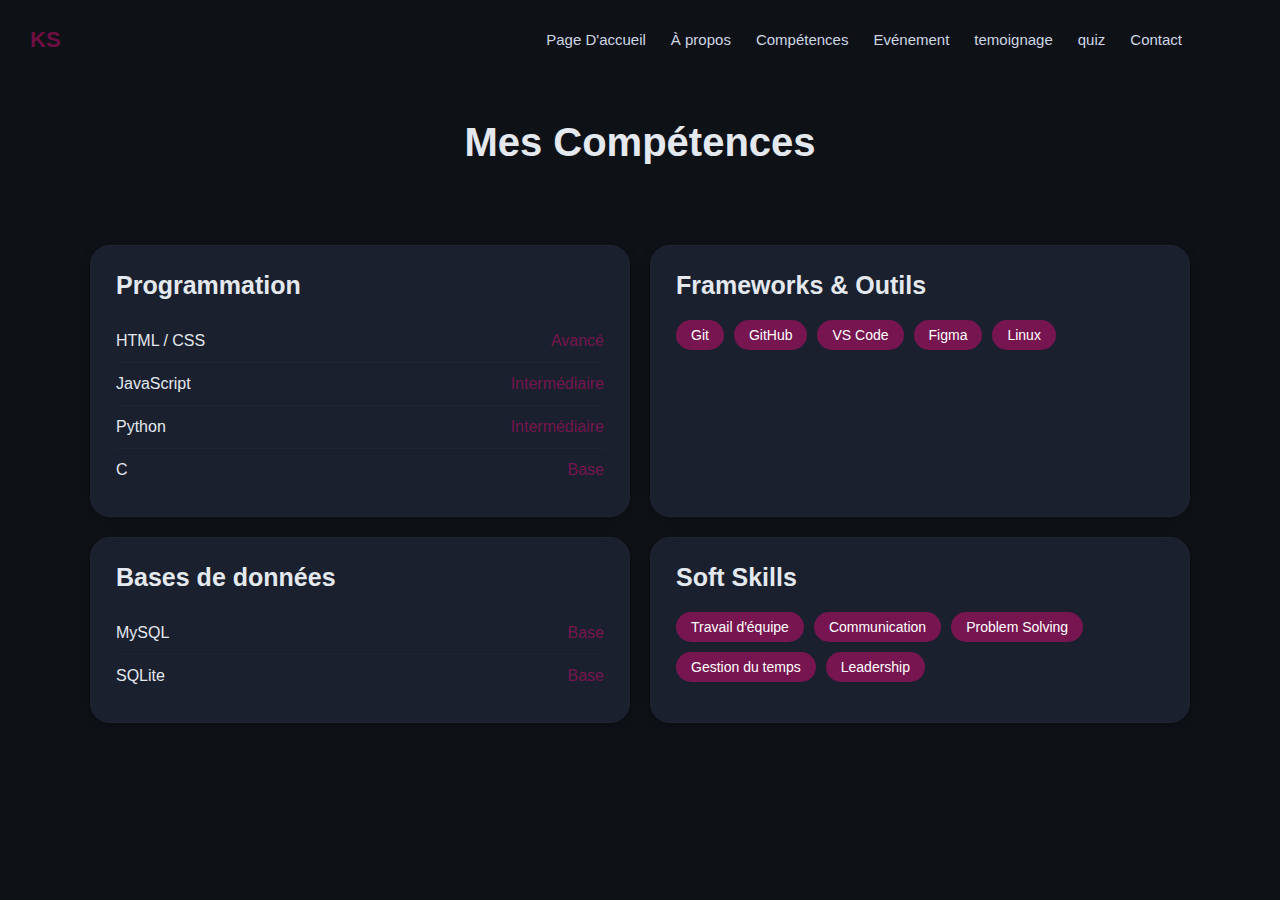
<file: Portfolio/comp.html>
<!DOCTYPE html>
<html lang="fr">
<head>
    <meta charset="UTF-8">
    <title>Mes compétences</title>
    <link rel="stylesheet" href="comp.css">
    <meta name="viewport" content="width=device-width, initial-scale=1.0">
</head>
<body>

<nav class="navbar">
    <div class="logo">KS </div>

    <ul class="nav-links">
        <li><a href="portfolio.html">Page D'accueil</a></li>
        <li><a href="page1.html">À propos</a></li>
        <li><a href="comp.html">Compétences</a></li>
        <li><a href="events.html">Evénement </a></li>
        <li><a href="temoi.html">temoignage</a></li>
        <li><a href="quiz.html">quiz</a></li>
        <li><a href="contact.html">Contact</a></li>
    </ul>
</nav>

<h1 class="title">Mes Compétences</h1>

<section class="grid">

    <div class="card">
        <h2>Programmation</h2>

        <div class="lang-item">
            <span>HTML / CSS</span>
            <span class="level">Avancé</span>
        </div>
        <div class="lang-item">
            <span>JavaScript</span>
            <span class="level">Intermédiaire</span>
        </div>
        <div class="lang-item">
            <span>Python</span>
            <span class="level">Intermédiaire</span>
        </div>
        <div class="lang-item">
            <span>C</span>
            <span class="level">Base</span>
        </div>
    </div>

    <div class="card">
        <h2>Frameworks & Outils</h2>

        <div class="tags">
            <span>Git</span>
            <span>GitHub</span>
            <span>VS Code</span>
            <span>Figma</span>
            <span>Linux</span>
        </div>
    </div>

    <div class="card">
        <h2>Bases de données</h2>

        <div class="lang-item">
            <span>MySQL</span>
            <span class="level">Base</span>
        </div>
        <div class="lang-item">
            <span>SQLite</span>
            <span class="level">Base</span>
        </div>
    </div>

    <div class="card">
        <h2>Soft Skills</h2>

        <div class="tags">
            <span>Travail d'équipe</span>
            <span>Communication</span>
            <span>Problem Solving</span>
            <span>Gestion du temps</span>
            <span>Leadership</span>
        </div>
    </div>

</section>

</body>
</html>
</file>
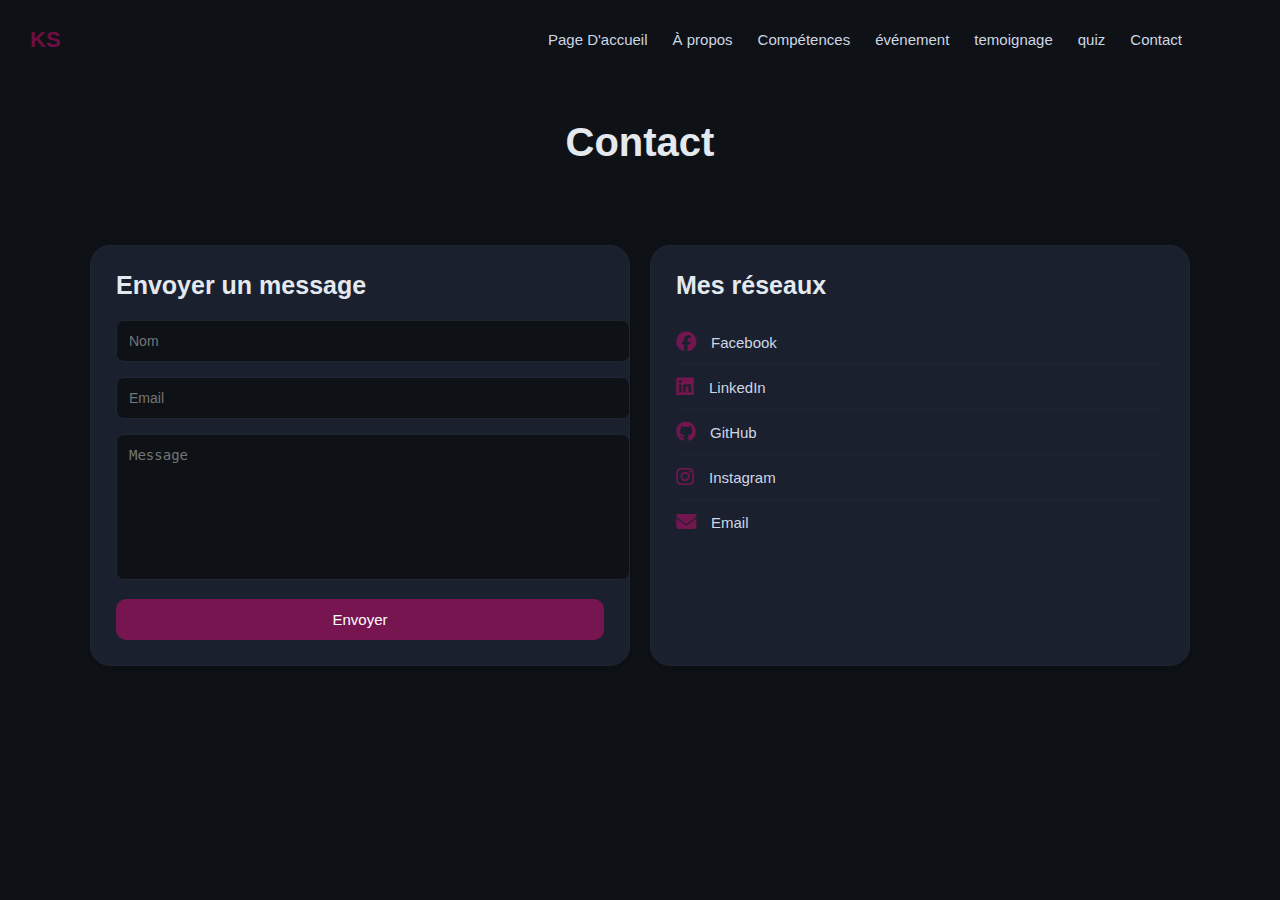
<file: Portfolio/contact.html>
<!DOCTYPE html>
<html lang="fr">
<head>
    <meta charset="UTF-8">
    <title>Contact</title>
    <link rel="stylesheet" href="contact.css">
    <meta name="viewport" content="width=device-width, initial-scale=1.0">
    <link rel="stylesheet" href="https://cdnjs.cloudflare.com/ajax/libs/font-awesome/6.5.0/css/all.min.css">
</head>
<body>

<nav class="navbar">
    <div class="logo">KS</div>
    <ul class="nav-links">
        <li><a href="portfolio.html">Page D'accueil</a></li>
        <li><a href="page1.html">À propos</a></li>
        <li><a href="comp.html">Compétences</a></li>
        <li><a href="events.html">événement </a></li>
        <li><a href="temoi.html">temoignage</a></li>
        <li><a href="quiz.html">quiz</a></li>
        <li><a href="contact.html">Contact</a></li>
    </ul>
</nav>

<h1 class="title">Contact</h1>

<section class="grid">
    <div class="card">
        <h2>Envoyer un message</h2>

        <form class="contact-form">
            <input type="text" placeholder="Nom" required>
            <input type="email" placeholder="Email" required>
            <textarea placeholder="Message" required></textarea>
            <button type="submit">Envoyer</button>
        </form>
    </div>

    <div class="card">
        <h2>Mes réseaux</h2>

        <div class="social-item">
            <i class="fab fa-facebook"></i>
            <a href="https://www.facebook.com/share/1ZPS9J981B/" target="_blank">Facebook</a>
        </div>
        <div class="social-item">
            <i class="fab fa-linkedin"></i>
            <a href="https://www.linkedin.com/in/khouloud-sallemi-b7091538a?utm_source=share&utm_campaign=share_via&utm_content=profile&utm_medium=android_app" target="_blank">LinkedIn</a>
        </div>

        
        <div class="social-item">
            <i class="fab fa-github"></i>
            <a href="https://github.com/khouloudsallemi6-cell" target="_blank">GitHub</a>
        </div>

        <div class="social-item">
            <i class="fab fa-instagram"></i>
            <a href="https://www.instagram.com/sallemikhouloud?igsh=bnFkanR6Y3R2a3Zr" target="_blank">Instagram</a>
        </div>

        <div class="social-item">
            <i class="fas fa-envelope"></i>
            <a href="mailto:tonemail@example.com">Email</a>
        </div>
    </div>
</section>

</body>
</html>
</file>
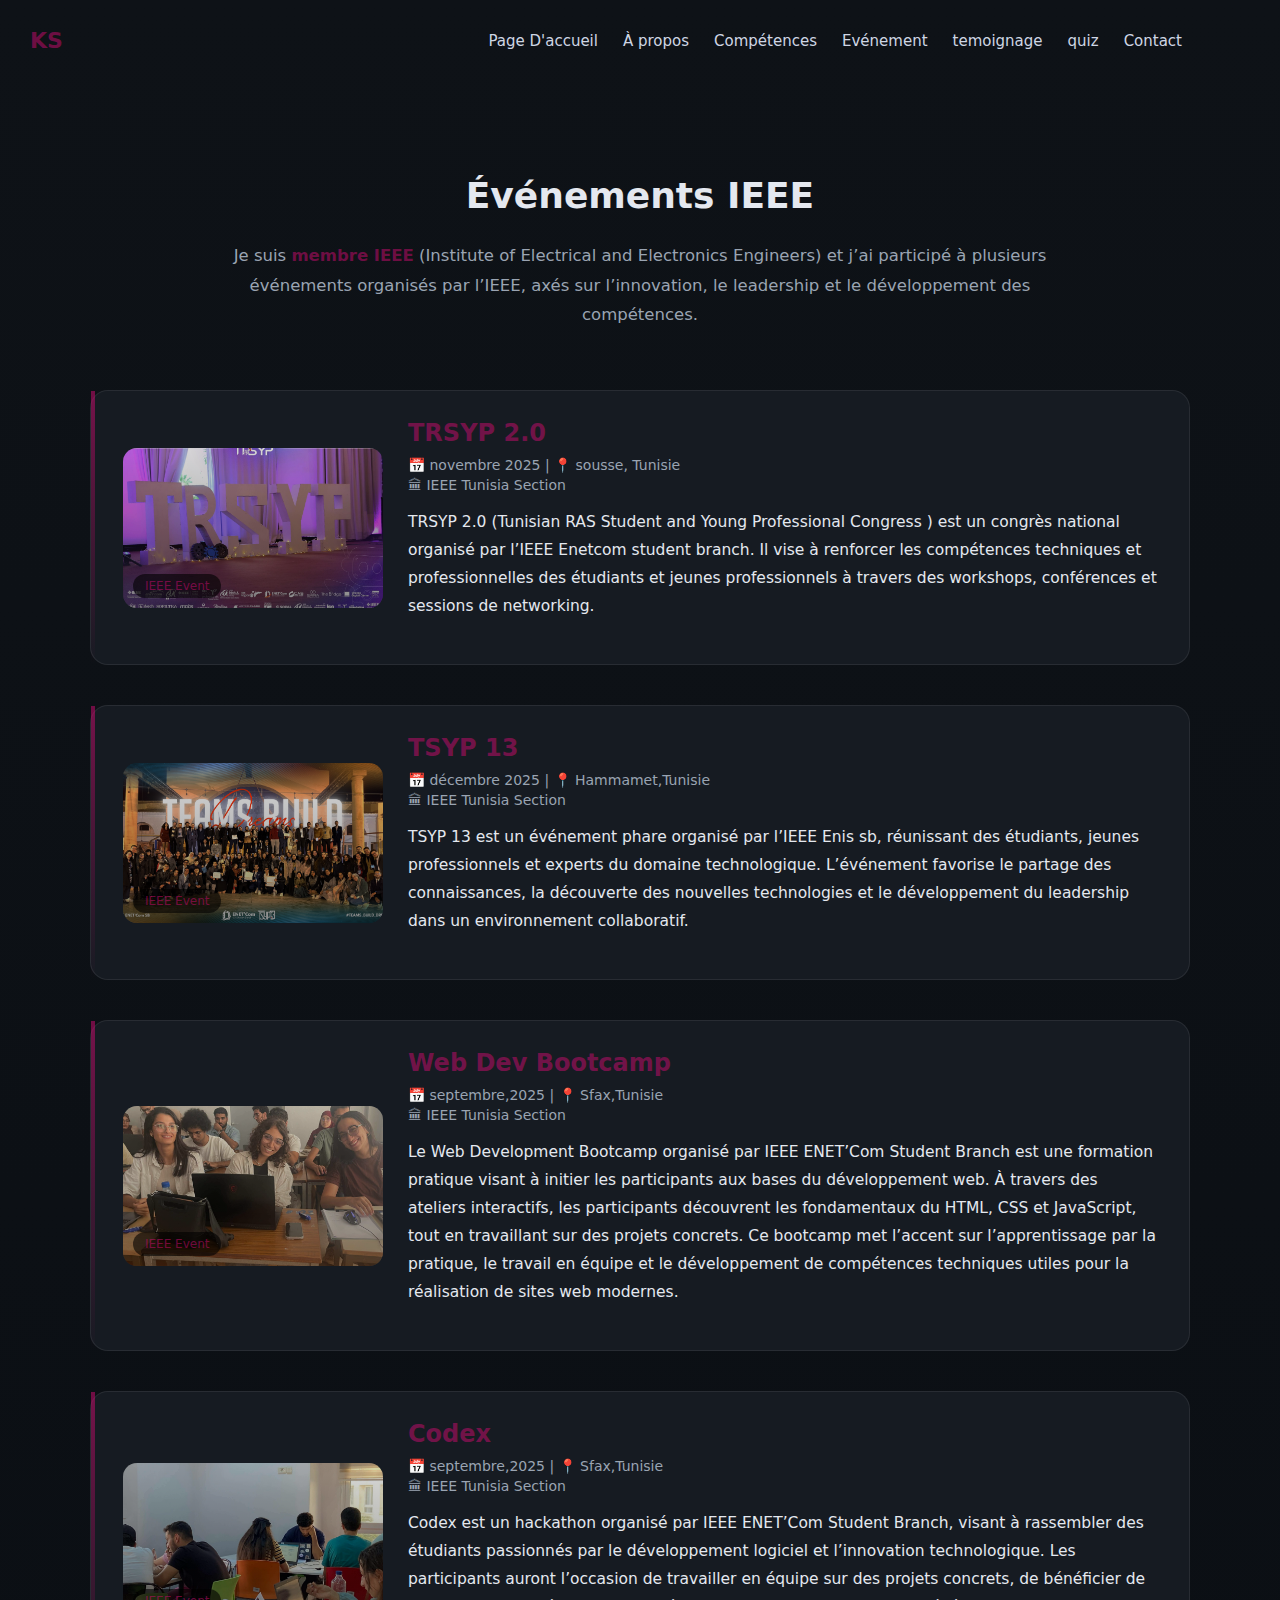
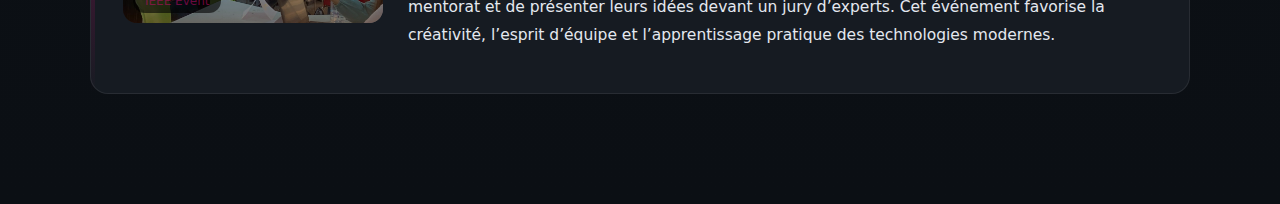
<file: Portfolio/events.html>
<!DOCTYPE html>
<html lang="fr">
<head>
    <meta charset="UTF-8">
    <meta name="viewport" content="width=device-width, initial-scale=1.0">
    <title>Portfolio de sallemi khouloud </title>
    <link rel="stylesheet" href="events.css">
</head>

<body>
   <nav class="navbar">
    <div class="logo">  KS </div>

    <ul class="nav-links">
        <li><a href="portfolio.html">Page D'accueil</a></li>
        <li><a href="page1.html">À propos</a></li>
        <li><a href="comp.html">Compétences</a></li>
        <li><a href="events.html">Evénement </a></li>
        <li><a href="temoi.html">temoignage</a></li>
        <li><a href="quiz.html">quiz</a></li>
        <li><a href="contact.html">Contact</a></li>

    </ul>
</nav>
</header>

<section class="events">

    <h1>Événements IEEE</h1>
    <p class="ieee-intro">
        Je suis <strong>membre IEEE</strong> (Institute of Electrical and Electronics Engineers)
        et j’ai participé à plusieurs événements organisés par l’IEEE,
        axés sur l’innovation, le leadership et le développement des compétences.
    </p>

    <div class="event-card">

        <div class="event-image">
            <img src="images/trsyp.jpg" alt="TRSYP 2.0 IEEE Event">
            <span>IEEE Event</span>
        </div>

        <div class="event-content">
            <h2>TRSYP 2.0</h2>
            <p class="meta">📅 novembre 2025 | 📍 sousse, Tunisie</p>
            <p class="meta">🏛 IEEE Tunisia Section </p>
            <p class="description">
                TRSYP 2.0 (Tunisian RAS Student and Young Professional Congress ) est un congrès
                national organisé par l’IEEE Enetcom student branch. Il vise à renforcer les
                compétences techniques et professionnelles des étudiants et jeunes
                professionnels à travers des workshops, conférences et sessions
                de networking.
            </p>
        </div>
    </div>

    <div class="event-card">
        <div class="event-image">
            <img src="images/tsyp.jpg" alt="TSYP 13 IEEE Event">
            <span>IEEE Event</span>
        </div>

        <div class="event-content">
            <h2>TSYP 13</h2>
            <p class="meta">📅 décembre 2025 | 📍 Hammamet,Tunisie</p>
            <p class="meta">🏛 IEEE Tunisia Section</p>
            <p class="description">
                TSYP 13 est un événement phare organisé par l’IEEE Enis sb, réunissant des étudiants,
                jeunes professionnels et experts du domaine technologique. L’événement
                favorise le partage des connaissances, la découverte des nouvelles
                technologies et le développement du leadership dans un environnement
                collaboratif.
            </p>
        </div>
    </div>
        <div class="event-card">
            <div class="event-image">
                <img src="images/bootcamp.jpg" alt="Bootcamp IEEE Event">
                <span>IEEE Event</span>
            </div>
        <div class="event-content">
            <h2>Web Dev Bootcamp</h2>
            <p class="meta">📅 septembre,2025 | 📍 Sfax,Tunisie</p>
            <p class="meta">🏛 IEEE Tunisia Section</p>
            <p class="description">
                Le Web Development Bootcamp organisé par IEEE ENET’Com Student Branch est une formation pratique visant à initier les participants aux bases du développement web.
                À travers des ateliers interactifs, les participants découvrent les fondamentaux du HTML, CSS et JavaScript, tout en travaillant sur des projets concrets.
                Ce bootcamp met l’accent sur l’apprentissage par la pratique, le travail en équipe et le développement de compétences techniques utiles pour la réalisation de sites web modernes.
            </p>
        </div>
    </div>
        <div class="event-card">
            <div class="event-image">
             <img src="images/codex.jpg" alt="Codex IEEE Event">
             <span>IEEE Event</span>
            </div>
    
        <div class="event-content">
            <h2>Codex</h2>
            <p class="meta">📅 septembre,2025 | 📍 Sfax,Tunisie</p>
            <p class="meta">🏛 IEEE Tunisia Section</p>
            <p class="description">
                Codex est un hackathon organisé par IEEE ENET’Com Student Branch, visant à rassembler des étudiants passionnés par le développement logiciel et l’innovation technologique.
                Les participants auront l’occasion de travailler en équipe sur des projets concrets, de bénéficier de mentorat et de présenter leurs idées devant un jury d’experts.
                Cet événement favorise la créativité, l’esprit d’équipe et l’apprentissage pratique des technologies modernes.
            </p>
        </div>
    </div>
</section>

</body>
</html>
</file>
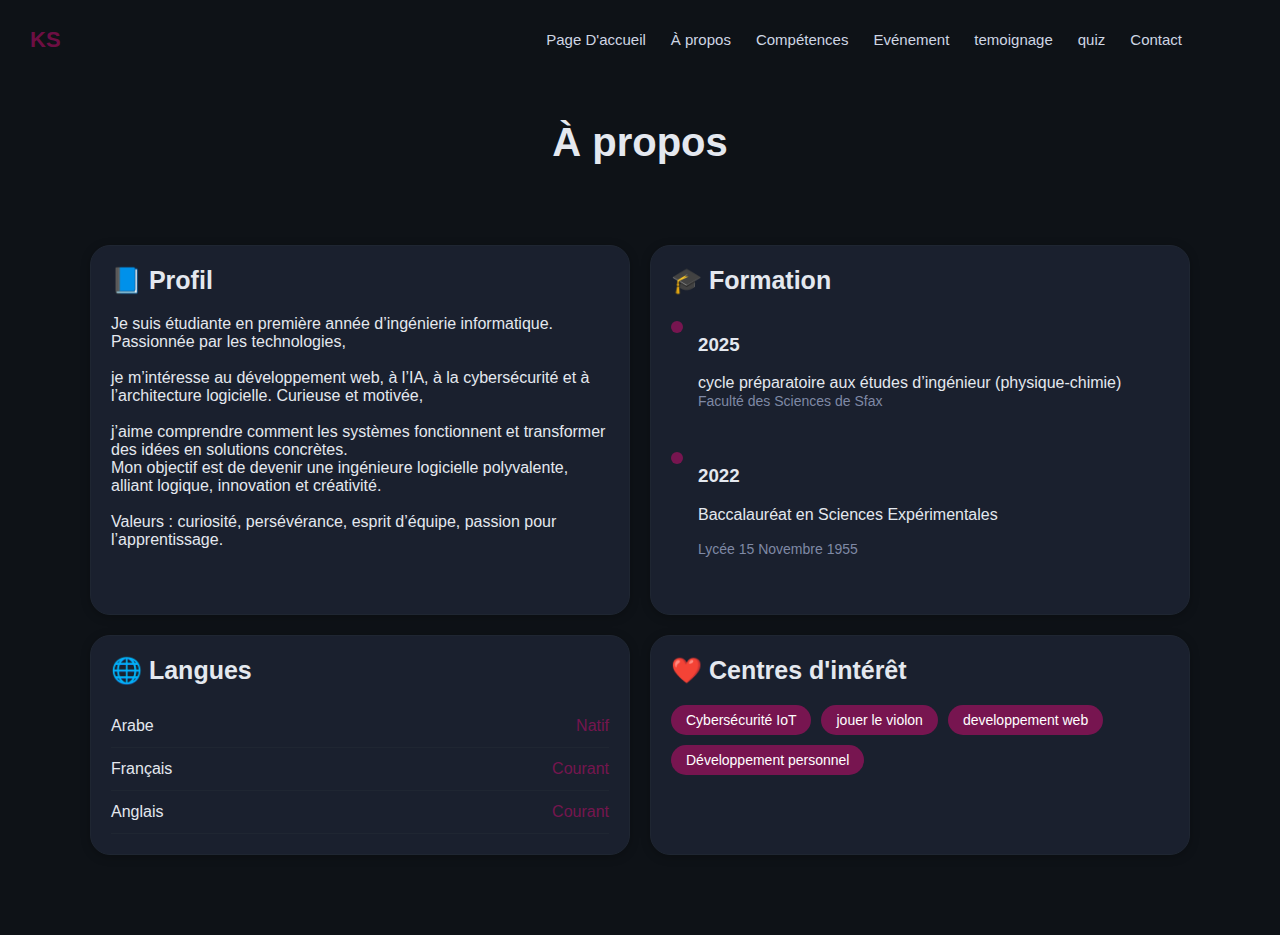
<file: Portfolio/page1.html>
<!DOCTYPE html>
<html lang="fr">
<head>
    <meta charset="UTF-8">
    <meta name="viewport" content="width=device-width, initial-scale=1.0">
    <title>À propos - Portfolio</title>
    <link rel="stylesheet" href="page1.css">
</head>
<body>
<nav class="navbar">
    <div class="logo">KS </div>

    <ul class="nav-links">
        <li><a href="portfolio.html">Page D'accueil</a></li>
        <li><a href="page1.html">À propos</a></li>
        <li><a href="comp.html">Compétences</a></li>
        <li><a href="events.html">Evénement </a></li>
        <li><a href="temoi.html">temoignage</a></li>
        <li><a href="quiz.html">quiz</a></li>
        <li><a href="contact.html">Contact</a></li>
    </ul>
</nav>

<h1 class="title">À propos</h1>

<section class="grid">
    
    <div class="card">
        <h2>📘 Profil</h2>
        <p>
            Je suis étudiante en première année d’ingénierie informatique.<br>
            Passionnée par les technologies,<br> <br>je m’intéresse au développement web, à l’IA, à la cybersécurité et à l’architecture logicielle. 
            Curieuse et motivée,<br><br>
            j’aime comprendre comment les systèmes fonctionnent et transformer des idées en solutions concrètes. <br>
            Mon objectif est de devenir une ingénieure logicielle polyvalente, alliant logique, innovation et créativité. <br>
            <br>Valeurs : curiosité, persévérance, esprit d’équipe, passion pour l’apprentissage.
        </p>
    </div>

    <div class="card">
        <h2> 🎓 Formation</h2>
        <div class="timeline">
            <div class="dot"></div>
            <div>
                <h3>2025</h3>
                <p>cycle préparatoire aux études d’ingénieur (physique-chimie)<br>
                <span class="sub">Faculté des Sciences de Sfax</span></p>
            </div>
        </div>

        <div class="timeline">
            <div class="dot"></div>
            <div>
                <h3>2022</h3>
                <p>Baccalauréat en Sciences Expérimentales</p>
                <span class="sub"> Lycée 15 Novembre 1955</span></p>
            </div>
        </div>
    </div>

    <div class="card">
        <h2>🌐 Langues</h2>

        <div class="lang-item">
            <span>Arabe</span>
            <span class="level">Natif</span>
        </div>
        <div class="lang-item">
            <span>Français</span>
            <span class="level">Courant</span>
        </div>
        <div class="lang-item">
            <span>Anglais</span>
            <span class="level">Courant</span>
        </div>
    </div>

    <div class="card">
        <h2>❤️ Centres d'intérêt</h2>

        <div class="tags">
            <span>Cybersécurité IoT</span>
            <span>jouer le violon</span>
            <span>developpement web </span>
            <span>Développement personnel</span>
        </div>
    </div>

</section>
</body>
</html>
</file>
<file: Portfolio/comp.css>
body {
    margin: 0;
    padding: 0;
    font-family: "Segoe UI", sans-serif;
    background: #0e1217;
    color: #e4e8ef;
}

.navbar {
    width: 90%;
    padding: 15px 30px;
    display: flex;
    justify-content: space-between;
    align-items: center;
}

.logo {
    font-size: 22px;
    font-weight: 700;
    color: #cd0b6f85;
}

.nav-links {
    list-style: none;
    display: flex;
    gap: 25px;
}

.nav-links a {
    text-decoration: none;
    color: #cfd6e4;
    font-size: 15px;
}

.nav-links a:hover {
    color: rgb(190, 186, 188);
}

.title {
    text-align: center;
    font-size: 40px;
    margin-top: 40px;
}

.grid {
    display: grid;
    grid-template-columns: repeat(2, 1fr);
    gap: 20px;
    max-width: 1100px;
    margin: 60px auto;
    padding: 20px;
}

.card {
    background: #1a202e;
    padding: 25px;
    border: 1px solid #1f2632;
    box-shadow: 0px 2px 10px #00000040;
    border-radius: 20px;
}

.card h2 {
    margin-top: 0;
    margin-bottom: 20px;
    font-size: 25px;
}

.lang-item {
    display: flex;
    justify-content: space-between;
    padding: 12px 0;
    border-bottom: 1px solid #1f2632;
}

.lang-item:last-child {
    border: none;
}

.level {
    color: #cd0b6f85;
}

.tags {
    display: flex;
    flex-wrap: wrap;
    gap: 10px;
}

.tags span {
    background: #cd0b6f85;
    padding: 7px 15px;
    border-radius: 20px;
    font-size: 14px;
    color: white;
}

@media (max-width: 800px) {
    .grid {
        grid-template-columns: 1fr;
    }
}
</file>
<file: Portfolio/contact.css>
body {
    margin: 0;
    padding: 0;
    font-family: "Segoe UI", sans-serif;
    background: #0e1217;
    color: #e4e8ef;
}

/* Navbar */
.navbar {
    width: 90%;
    padding: 15px 30px;
    display: flex;
    justify-content: space-between;
    align-items: center;
}

.logo {
    font-size: 22px;
    font-weight: 700;
    color: #cd0b6f85;
}

.nav-links {
    list-style: none;
    display: flex;
    gap: 25px;
}

.nav-links a {
    text-decoration: none;
    color: #cfd6e4;
    font-size: 15px;
}

.nav-links a:hover {
    color: rgb(190, 186, 188);
}

/* Title */
.title {
    text-align: center;
    font-size: 40px;
    margin-top: 40px;
}

/* Grid */
.grid {
    display: grid;
    grid-template-columns: repeat(2, 1fr);
    gap: 20px;
    max-width: 1100px;
    margin: 60px auto;
    padding: 20px;
}

/* Card */
.card {
    background: #1a202e;
    padding: 25px;
    border: 1px solid #1f2632;
    box-shadow: 0px 2px 10px #00000040;
    border-radius: 20px;
}

.card h2 {
    margin-top: 0;
    margin-bottom: 20px;
    font-size: 25px;
}

/* Form */
.contact-form input,
.contact-form textarea {
    width: 100%;
    background: #0e1217;
    border: 1px solid #1f2632;
    border-radius: 8px;
    padding: 12px;
    margin-bottom: 15px;
    color: #e4e8ef;
    font-size: 14px;
}

.contact-form textarea {
    height: 120px;
    resize: none;
}

.contact-form button {
    width: 100%;
    padding: 12px;
    background: #cd0b6f85;
    border: none;
    border-radius: 10px;
    color: white;
    font-size: 15px;
    cursor: pointer;
}

.contact-form button:hover {
    opacity: 0.85;
}

.social-item {
    display: flex;
    align-items: center;
    gap: 15px;
    padding: 12px 0;
    border-bottom: 1px solid #1f2632;
}

.social-item:last-child {
    border-bottom: none;
}

.social-item i {
    font-size: 20px;
    color: #cd0b6f85;
}

.social-item a {
    text-decoration: none;
    color: #cfd6e4;
    font-size: 15px;
}

.social-item a:hover {
    color: white;
}

@media (max-width: 800px) {
    .grid {
        grid-template-columns: 1fr;
    }
}
</file>
<file: Portfolio/events.css>
body {
    margin: 0;
    font-family: 'Inter', sans-serif;
    background: #0d0f16;
    color: #d8d8d8;
    margin: 0;
    font-family: "Segoe UI", system-ui, sans-serif;
    background: linear-gradient(180deg, #0e1217, #0b0f14);
    color: var(--text-main);
}

.navbar {
    width: 90%;
    padding: 15px 30px;
    display: flex;
    justify-content: space-between;
    align-items: center;
    background: transparent;
}
.nav-links a:hover {
    color: rgb(190, 186, 188);
}
.logo {
    font-size: 22px;
    font-weight: 700;
    color: #cd0b6f85;

}

.nav-links {
    list-style: none;
    display: flex;
    gap: 25px;
}

.nav-links a {
    text-decoration: none;
    color: #cfd6e4;
    font-size: 15px;
}

:root {
    --bg-main: #0e1217;
    --bg-card: #161b22;
    --accent: #cd0b6f85;
    --text-main: #e4e8ef;
    --text-muted: #9aa4b2;
    --border-soft: rgba(255, 255, 255, 0.08);
}

.events {
    width: min(90%, 1100px);
    margin: auto;
    padding: 70px 0;
}

.events h1 {
    text-align: center;
    font-size: 36px;
    margin-bottom: 25px;
}

.ieee-intro {
    max-width: 850px;
    margin: 0 auto 60px;
    text-align: center;
    font-size: 16.5px;
    line-height: 1.8;
    color: var(--text-muted);
}

.ieee-intro strong {
    color: var(--accent);
}

.event-card {
    background: var(--bg-card);
    border-radius: 18px;
    padding: 28px 32px;
    margin-bottom: 40px;
    border: 1px solid var(--border-soft);
    display: flex;
    gap: 25px;
    align-items: center;
    position: relative;
    transition: transform 0.35s ease, box-shadow 0.35s ease;
}

.event-card::before {
    content: "";
    position: absolute;
    left: 0;
    top: 0;
    width: 4px;
    height: 100%;
    background: linear-gradient(180deg, var(--accent), transparent);
}

.event-card:hover {
    transform: translateY(-8px);
    box-shadow: 0 20px 50px rgba(0, 0, 0, 0.55);
}

.event-image {
    flex: 0 0 260px;
    height: 160px;
    border-radius: 14px;
    overflow: hidden;
    position: relative;
}

.event-image img {
    width: 100%;
    height: 100%;
    object-fit: cover;
    transition: transform 0.6s ease, filter 0.6s ease;
}

.event-card:hover .event-image img {
    transform: scale(1.08);
    filter: brightness(1.05);
}

.event-image::after {
    content: "";
    position: absolute;
    inset: 0;
    background: linear-gradient(
        180deg,
        rgba(0, 0, 0, 0.15),
        rgba(0, 0, 0, 0.45)
    );
}

.event-image span {
    position: absolute;
    bottom: 10px;
    left: 10px;
    background: rgba(0, 0, 0, 0.6);
    color: var(--accent);
    padding: 5px 12px;
    font-size: 12px;
    border-radius: 20px;
    z-index: 1;
}

.event-content h2 {
    margin: 0 0 10px;
    font-size: 24px;
    color: var(--accent);
}

.meta {
    font-size: 14px;
    color: var(--text-muted);
    margin: 4px 0;
}

.description {
    margin-top: 16px;
    line-height: 1.8;
    font-size: 15.5px;
}

@media (max-width: 900px) {
    .event-card {
        flex-direction: column;
        padding: 22px;
    }

    .event-image {
        width: 100%;
        height: 200px;
    }

    .events h1 {
        font-size: 28px;
    }
}
</file>
<file: Portfolio/page1.css>
body {
    margin: 0;
    padding: 0;
    font-family: "Segoe UI", sans-serif;
    background: #0e1217;
    color: #e4e8ef;
}

.navbar {
    width: 90%;
    padding: 15px 30px;
    display: flex;
    justify-content: space-between;
    align-items: center;
    background: transparent;
}
.nav-links a:hover {
    color: rgb(190, 186, 188);
}
.logo {
    font-size: 22px;
    font-weight: 700;
    color: #cd0b6f85;
}

.nav-links {
    list-style: none;
    display: flex;
    gap: 25px;
}

.nav-links a {
    text-decoration: none;
    color: #cfd6e4;
    font-size: 15px;
}


.title {
    text-align: center;
    font-size: 40px;
    margin-top: 40px;
}


.grid {
    display: grid;
    grid-template-columns: repeat(2, 1fr);
    max-width: 1100px; 
    margin: 60px auto;  
    gap: 20px;
    padding: 20px;

}

.card {
    background: #1a202e;
    padding: 20px;
    border: 1px solid #1f2632;
    box-shadow: 0px 2px 10px #00000040;
    border-radius: 20px;
}

.card h2 {
    margin-top: 0;
    margin-bottom: 20px;
    font-size: 25px;
}

.timeline {
    display: flex;
    align-items: start;
    gap: 15px;
    margin-bottom: 20px;
}

.dot {
    width: 12px;
    height: 12px;
    background: #cd0b6f85;
    border-radius: 50%;
    margin-top: 6px;
}

.sub {
    color: #7f89a5;
    font-size: 14px;
}

.lang-item {
    display: flex;
    justify-content: space-between;
    padding: 12px 0;
    border-bottom: 1px solid #1f2632;
}

.level {
    color: #cd0b6f85;
}

.tags {
    display: flex;
    flex-wrap: wrap;
    gap: 10px;
}
.tags span {
    background: #cd0b6f85;
    padding: 7px 15px;
    border-radius: 20px;
    font-size: 14px;
    color: white;
}
</file>
